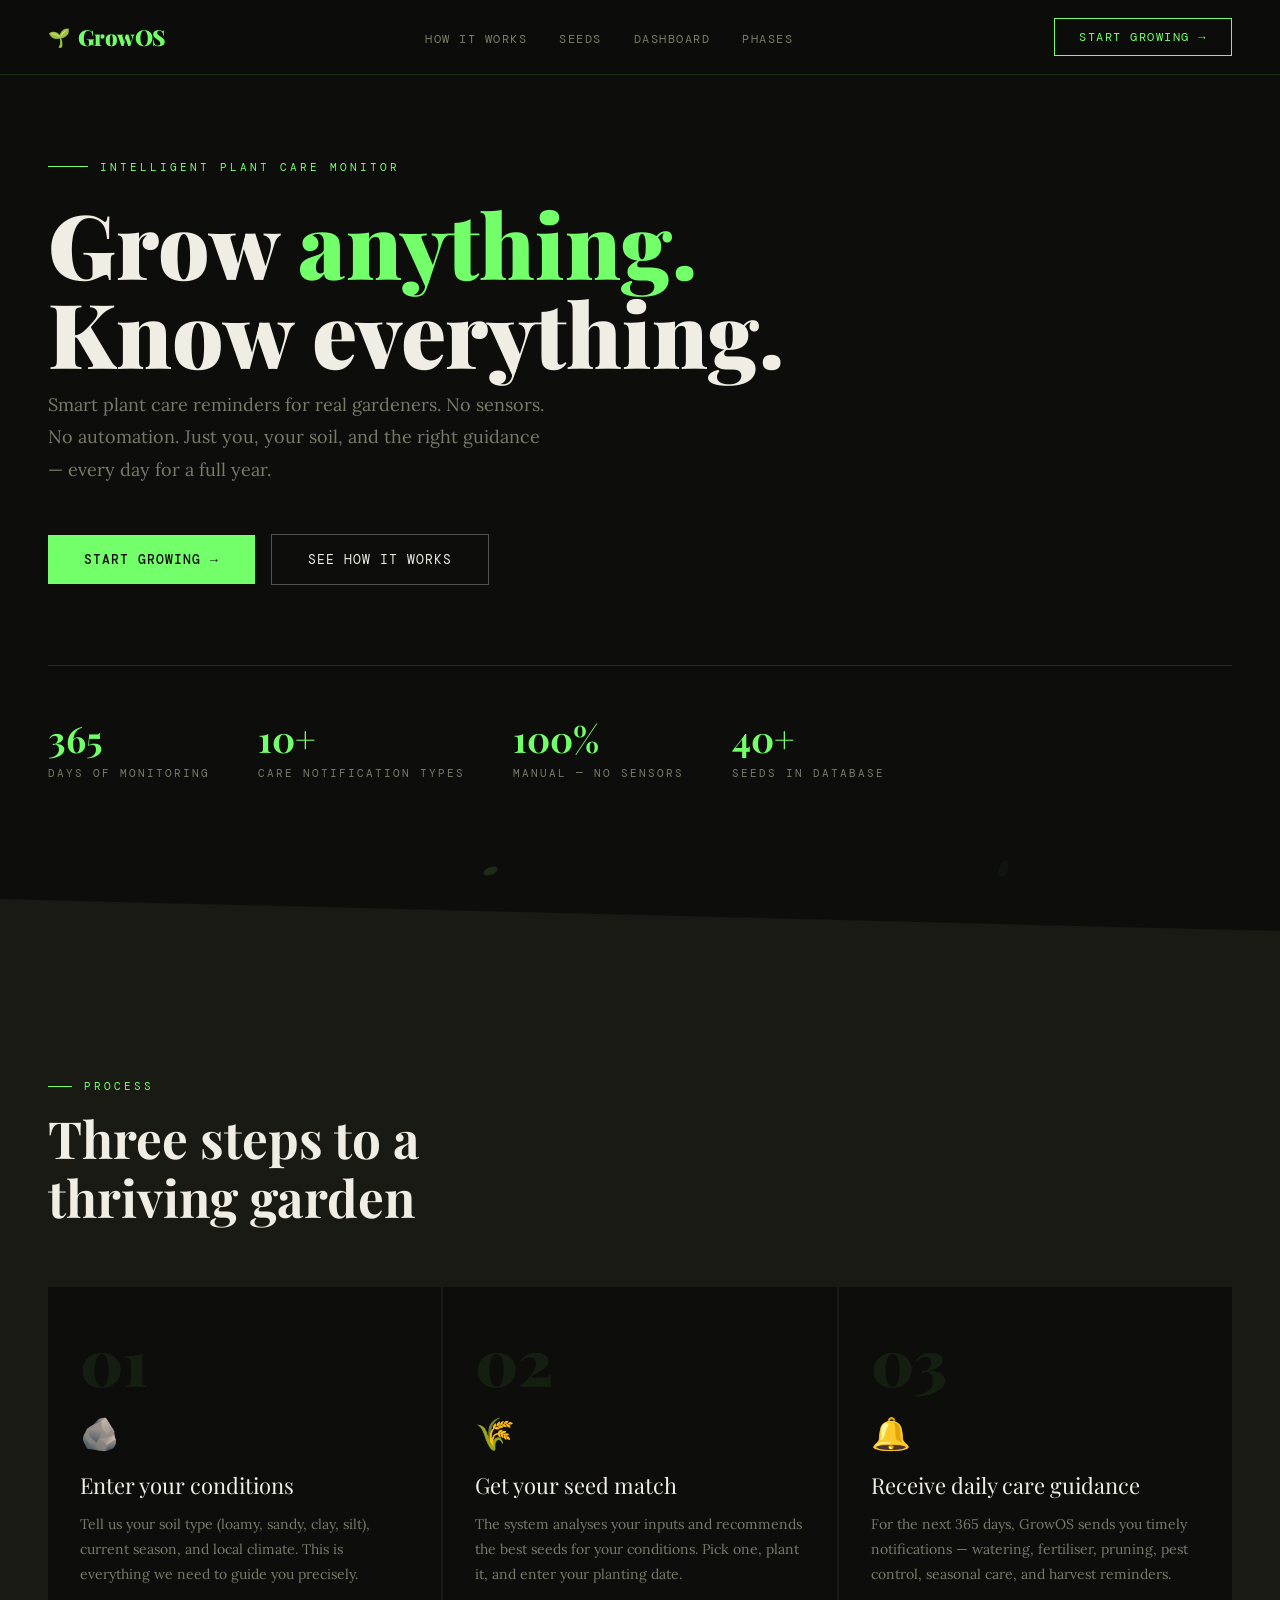
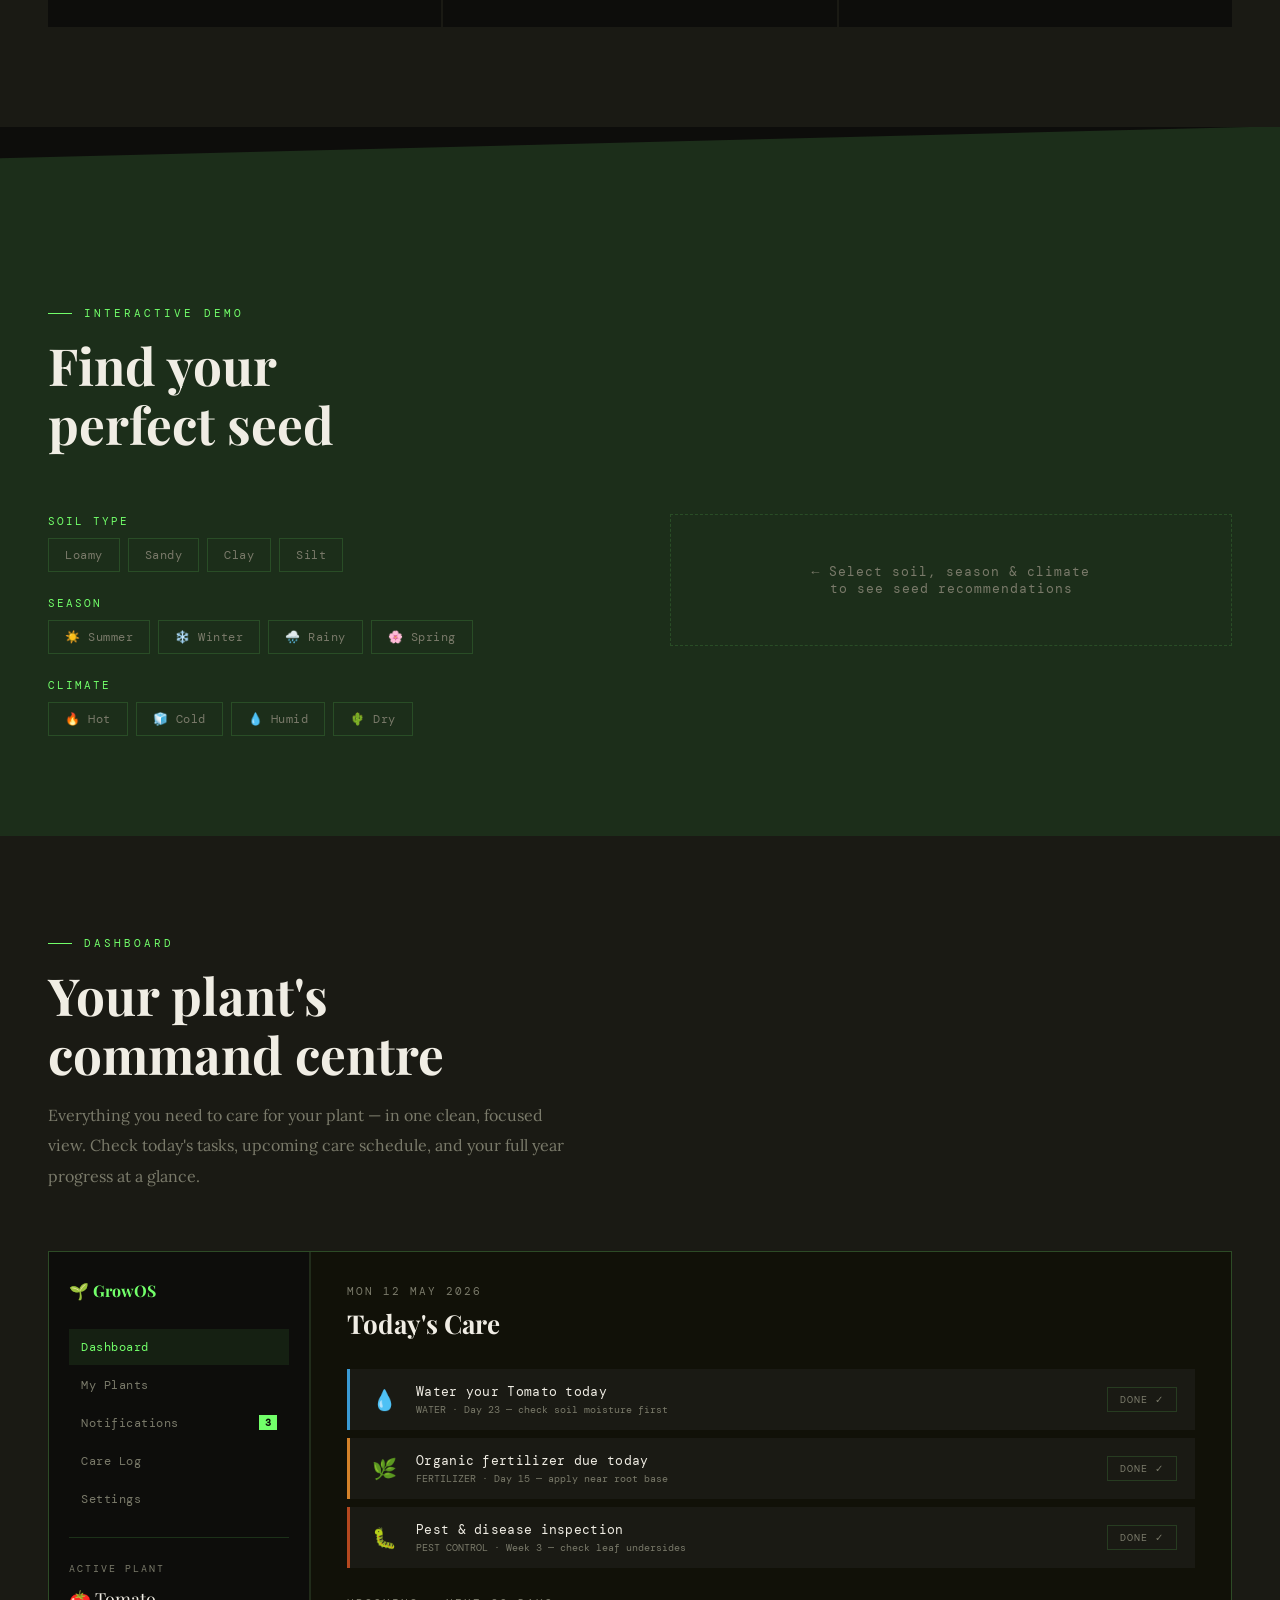
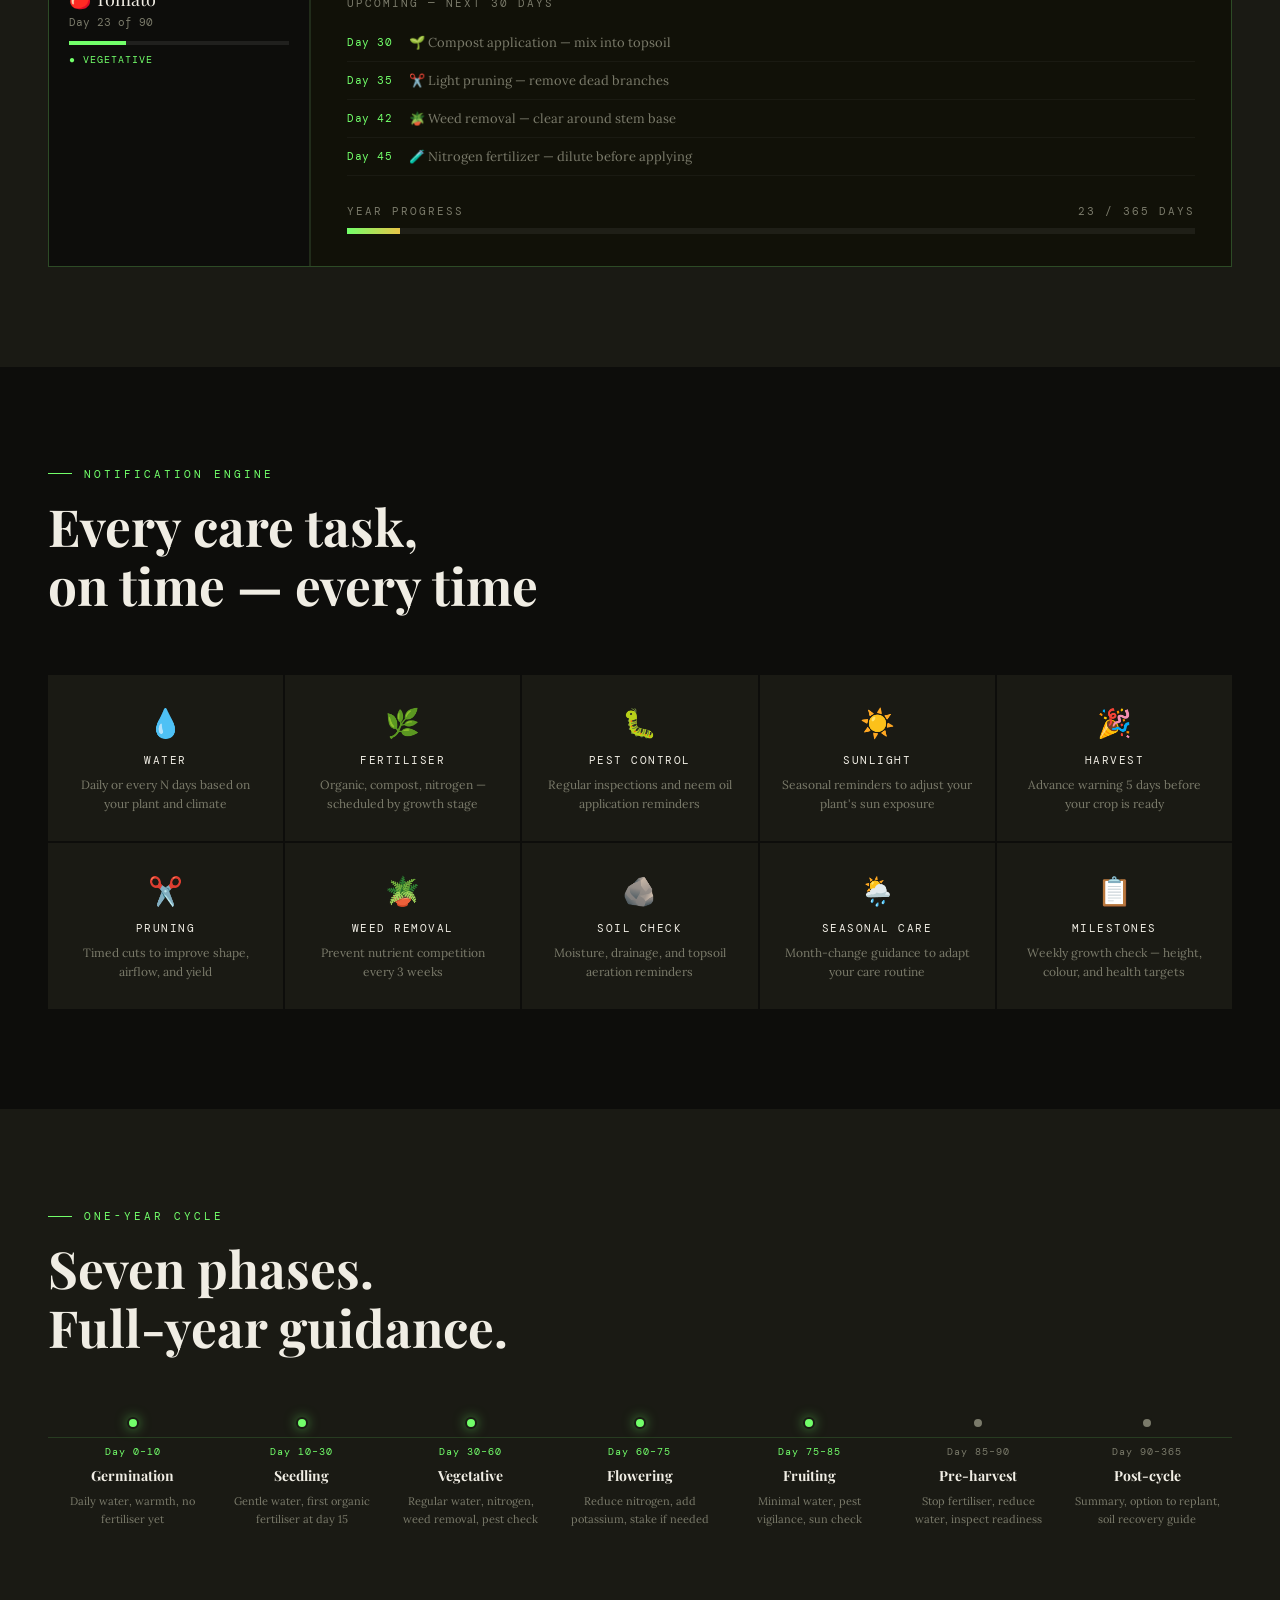
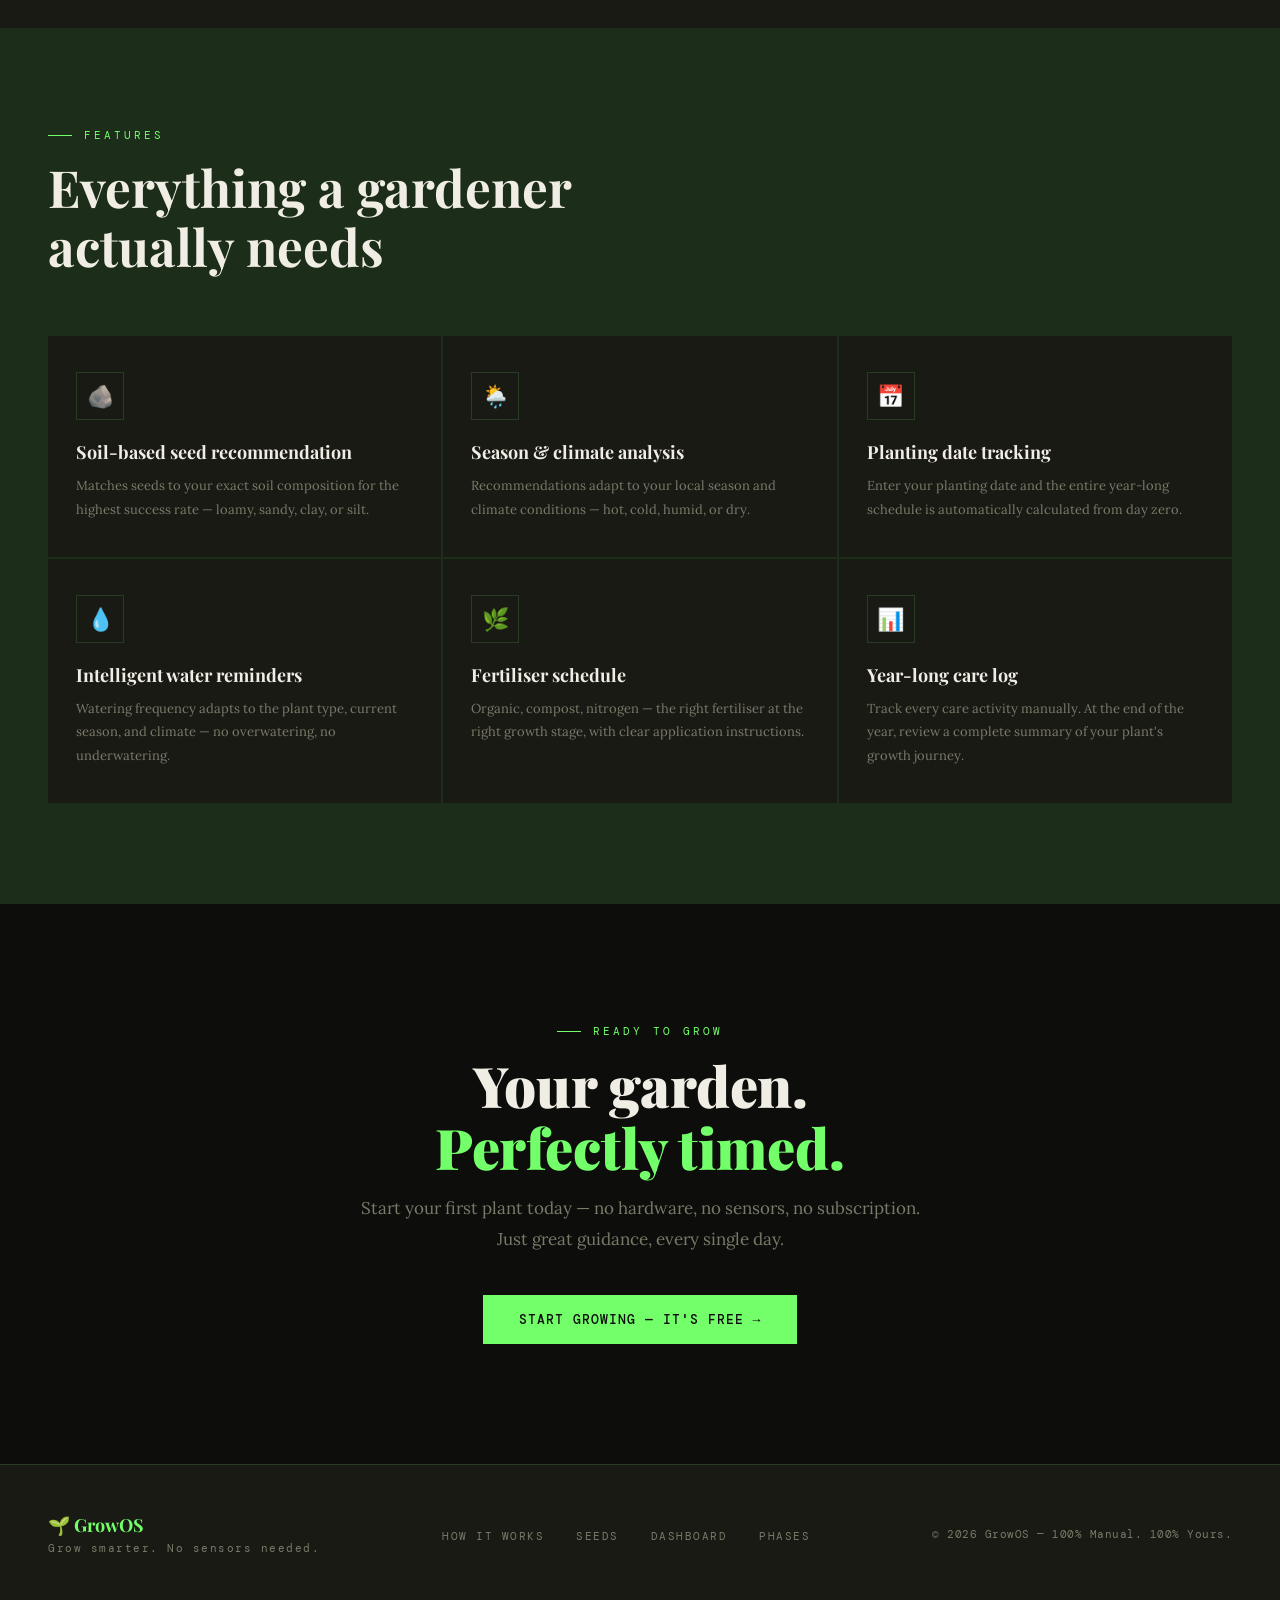
<file: index.html>
<!DOCTYPE html>
<html lang="en">
<head>
<meta charset="UTF-8">
<meta name="viewport" content="width=device-width, initial-scale=1.0">
<title>GrowOS — Intelligent Plant Care Monitor</title>
<link href="https://fonts.googleapis.com/css2?family=Playfair+Display:wght@400;700;900&family=DM+Mono:wght@300;400;500&family=Lora:wght@400;500&display=swap" rel="stylesheet">
<style>
:root {
  --soil-black: #0D0D0B;
  --bark-dark: #1A1A14;
  --moss-deep: #1C2E1A;
  --leaf-glow: #72FF6A;
  --pollen-gold: #E8C547;
  --clay-red: #B5481F;
  --mist-white: #F0EDE4;
  --root-brown: #5C3D1E;
  --water-blue: #3A9BD5;
  --fert-amber: #D4822A;
  --text-dim: #7A7A6A;
  --border-dim: rgba(114,255,106,0.15);
}

*{margin:0;padding:0;box-sizing:border-box;}
html{scroll-behavior:smooth;}

body{
  background:var(--soil-black);
  color:var(--mist-white);
  font-family:'Lora',serif;
  overflow-x:hidden;
  cursor:default;
}

/* ── CUSTOM SCROLLBAR ── */
::-webkit-scrollbar{width:4px;}
::-webkit-scrollbar-track{background:var(--bark-dark);}
::-webkit-scrollbar-thumb{background:var(--leaf-glow);border-radius:2px;}

/* ── PARTICLES CANVAS ── */
#particles{position:fixed;top:0;left:0;width:100%;height:100%;pointer-events:none;z-index:0;opacity:0.35;}

/* ── NAV ── */
nav{
  position:fixed;top:0;left:0;right:0;z-index:100;
  display:flex;align-items:center;justify-content:space-between;
  padding:18px 48px;
  border-bottom:1px solid var(--border-dim);
  backdrop-filter:blur(12px);
  background:rgba(13,13,11,0.85);
}
.nav-logo{
  font-family:'Playfair Display',serif;
  font-size:22px;font-weight:900;
  color:var(--leaf-glow);
  letter-spacing:-0.5px;
  display:flex;align-items:center;gap:8px;
}
.nav-logo span{font-size:18px;}
.nav-links{display:flex;gap:32px;list-style:none;}
.nav-links a{
  font-family:'DM Mono',monospace;font-size:12px;
  color:var(--text-dim);text-decoration:none;
  letter-spacing:1.5px;text-transform:uppercase;
  transition:color 0.3s;
}
.nav-links a:hover{color:var(--leaf-glow);}
.nav-cta{
  font-family:'DM Mono',monospace;font-size:12px;
  letter-spacing:1.5px;text-transform:uppercase;
  background:transparent;
  border:1px solid var(--leaf-glow);
  color:var(--leaf-glow);
  padding:10px 24px;cursor:pointer;
  transition:all 0.3s;
}
.nav-cta:hover{background:var(--leaf-glow);color:var(--soil-black);}

/* ── ANIMATIONS ── */
@keyframes growUp{from{opacity:0;transform:translateY(40px);}to{opacity:1;transform:translateY(0);}}
@keyframes fadeIn{from{opacity:0;}to{opacity:1;}}
@keyframes pulse{0%,100%{box-shadow:0 0 0 0 rgba(114,255,106,0.3);}50%{box-shadow:0 0 0 8px rgba(114,255,106,0);}}
@keyframes slideRight{from{opacity:0;transform:translateX(-20px);}to{opacity:1;transform:translateX(0);}}
@keyframes glow{0%,100%{text-shadow:0 0 20px rgba(114,255,106,0.4);}50%{text-shadow:0 0 40px rgba(114,255,106,0.8),0 0 80px rgba(114,255,106,0.2);}}
@keyframes barGrow{from{width:0;}to{width:var(--target-w);}}
@keyframes notifSlide{from{opacity:0;transform:translateX(30px);}to{opacity:1;transform:translateX(0);}}

.anim-1{animation:growUp 0.7s ease forwards;}
.anim-2{animation:growUp 0.7s 0.15s ease forwards;opacity:0;}
.anim-3{animation:growUp 0.7s 0.3s ease forwards;opacity:0;}
.anim-4{animation:growUp 0.7s 0.45s ease forwards;opacity:0;}
.anim-5{animation:growUp 0.7s 0.6s ease forwards;opacity:0;}

/* ── HERO ── */
.hero{
  min-height:100vh;
  display:flex;flex-direction:column;justify-content:center;
  padding:120px 48px 80px;
  position:relative;z-index:1;
}
.hero-eyebrow{
  font-family:'DM Mono',monospace;font-size:11px;
  letter-spacing:3px;text-transform:uppercase;
  color:var(--leaf-glow);margin-bottom:24px;
  display:flex;align-items:center;gap:12px;
}
.hero-eyebrow::before{content:'';width:40px;height:1px;background:var(--leaf-glow);}
.hero h1{
  font-family:'Playfair Display',serif;
  font-size:clamp(52px,7vw,96px);
  font-weight:900;line-height:1.0;
  color:var(--mist-white);
  animation:glow 4s ease-in-out infinite;
  max-width:900px;margin-bottom:12px;
}
.hero h1 em{color:var(--leaf-glow);font-style:normal;}
.hero-sub{
  font-family:'Lora',serif;font-size:18px;
  color:var(--text-dim);max-width:500px;
  line-height:1.8;margin-bottom:48px;
}
.hero-actions{display:flex;gap:16px;align-items:center;flex-wrap:wrap;}
.btn-primary{
  font-family:'DM Mono',monospace;font-size:13px;
  letter-spacing:1px;text-transform:uppercase;
  background:var(--leaf-glow);color:var(--soil-black);
  border:none;padding:16px 36px;cursor:pointer;
  font-weight:500;transition:all 0.3s;
  animation:pulse 3s ease-in-out infinite;
}
.btn-primary:hover{background:var(--mist-white);transform:translateY(-2px);}
.btn-ghost{
  font-family:'DM Mono',monospace;font-size:13px;
  letter-spacing:1px;text-transform:uppercase;
  background:transparent;color:var(--mist-white);
  border:1px solid rgba(240,237,228,0.3);
  padding:16px 36px;cursor:pointer;transition:all 0.3s;
}
.btn-ghost:hover{border-color:var(--mist-white);}

.hero-stats{
  display:flex;gap:48px;margin-top:80px;
  padding-top:48px;border-top:1px solid var(--border-dim);
}
.hero-stat-num{
  font-family:'Playfair Display',serif;font-size:36px;font-weight:700;
  color:var(--leaf-glow);
}
.hero-stat-label{
  font-family:'DM Mono',monospace;font-size:11px;
  letter-spacing:2px;text-transform:uppercase;color:var(--text-dim);
  margin-top:4px;
}

/* ── SECTION COMMON ── */
section{position:relative;z-index:1;}
.section-label{
  font-family:'DM Mono',monospace;font-size:11px;
  letter-spacing:3px;text-transform:uppercase;
  color:var(--leaf-glow);margin-bottom:16px;
  display:flex;align-items:center;gap:12px;
}
.section-label::before{content:'';width:24px;height:1px;background:var(--leaf-glow);}
.section-title{
  font-family:'Playfair Display',serif;
  font-size:clamp(32px,4vw,52px);font-weight:700;
  color:var(--mist-white);line-height:1.15;margin-bottom:16px;
}
.section-desc{
  font-family:'Lora',serif;font-size:16px;
  color:var(--text-dim);line-height:1.9;max-width:520px;
}

/* ── DIAGONAL DIVIDER ── */
.diag{
  width:100%;height:80px;
  background:var(--bark-dark);
  clip-path:polygon(0 0,100% 40%,100% 100%,0 100%);
  margin-top:-1px;
}
.diag-rev{
  width:100%;height:80px;
  background:var(--moss-deep);
  clip-path:polygon(0 40%,100% 0,100% 100%,0 100%);
  margin-top:-1px;
}

/* ── HOW IT WORKS ── */
.how-section{background:var(--bark-dark);padding:100px 48px;}
.steps-grid{
  display:grid;grid-template-columns:repeat(3,1fr);
  gap:2px;margin-top:60px;
}
.step-card{
  background:var(--soil-black);
  padding:40px 32px;border-top:2px solid transparent;
  transition:all 0.4s;position:relative;overflow:hidden;
}
.step-card::after{
  content:'';position:absolute;top:0;left:0;right:0;height:2px;
  background:var(--leaf-glow);transform:scaleX(0);transform-origin:left;
  transition:transform 0.4s ease;
}
.step-card:hover::after{transform:scaleX(1);}
.step-card:hover{background:#141410;}
.step-num{
  font-family:'Playfair Display',serif;font-size:64px;
  font-weight:900;color:rgba(114,255,106,0.08);
  line-height:1;margin-bottom:20px;
}
.step-icon{font-size:32px;margin-bottom:16px;}
.step-title{
  font-family:'Playfair Display',serif;font-size:22px;
  color:var(--mist-white);margin-bottom:12px;
}
.step-desc{
  font-family:'Lora',serif;font-size:14px;
  color:var(--text-dim);line-height:1.8;
}

/* ── SEED RECOMMENDER ── */
.recommend-section{background:var(--moss-deep);padding:100px 48px;}
.recommend-grid{display:grid;grid-template-columns:1fr 1fr;gap:60px;align-items:start;margin-top:60px;}
.filter-panel{display:flex;flex-direction:column;gap:24px;}
.filter-group label{
  font-family:'DM Mono',monospace;font-size:11px;
  letter-spacing:2px;text-transform:uppercase;color:var(--leaf-glow);
  display:block;margin-bottom:10px;
}
.filter-chips{display:flex;flex-wrap:wrap;gap:8px;}
.chip{
  font-family:'DM Mono',monospace;font-size:12px;
  padding:8px 16px;border:1px solid var(--border-dim);
  background:transparent;color:var(--text-dim);
  cursor:pointer;transition:all 0.25s;letter-spacing:0.5px;
}
.chip:hover,.chip.active{
  background:rgba(114,255,106,0.1);
  border-color:var(--leaf-glow);color:var(--leaf-glow);
}
.seed-results{display:flex;flex-direction:column;gap:12px;}
.seed-result-card{
  background:var(--bark-dark);
  border:1px solid var(--border-dim);
  padding:20px 24px;
  display:flex;align-items:center;gap:20px;
  transition:all 0.3s;cursor:pointer;
  animation:notifSlide 0.4s ease forwards;opacity:0;
}
.seed-result-card:nth-child(1){animation-delay:0s;}
.seed-result-card:nth-child(2){animation-delay:0.1s;}
.seed-result-card:nth-child(3){animation-delay:0.2s;}
.seed-result-card:nth-child(4){animation-delay:0.3s;}
.seed-result-card:hover{
  background:rgba(114,255,106,0.05);
  border-color:rgba(114,255,106,0.4);
  transform:translateX(6px);
}
.seed-emoji{font-size:36px;}
.seed-info{flex:1;}
.seed-name{
  font-family:'Playfair Display',serif;font-size:18px;
  color:var(--mist-white);margin-bottom:4px;
}
.seed-meta{
  font-family:'DM Mono',monospace;font-size:11px;
  color:var(--text-dim);letter-spacing:0.5px;
}
.seed-badge{
  font-family:'DM Mono',monospace;font-size:10px;
  letter-spacing:1px;text-transform:uppercase;
  padding:4px 10px;border:1px solid;
}
.badge-easy{color:#72FF6A;border-color:rgba(114,255,106,0.4);}
.badge-med{color:var(--pollen-gold);border-color:rgba(232,197,71,0.4);}
.badge-hard{color:var(--clay-red);border-color:rgba(181,72,31,0.4);}
.empty-state{
  font-family:'DM Mono',monospace;font-size:13px;
  color:var(--text-dim);text-align:center;
  padding:48px;border:1px dashed var(--border-dim);
  letter-spacing:1px;
}

/* ── DASHBOARD PREVIEW ── */
.dashboard-section{background:var(--bark-dark);padding:100px 48px;}
.dashboard-preview{
  display:grid;grid-template-columns:260px 1fr;
  gap:2px;background:rgba(114,255,106,0.08);
  border:1px solid var(--border-dim);
  margin-top:60px;overflow:hidden;
}
.sidebar-preview{
  background:var(--soil-black);padding:28px 20px;
}
.sidebar-logo{
  font-family:'Playfair Display',serif;font-size:16px;
  color:var(--leaf-glow);font-weight:700;
  display:flex;align-items:center;gap:8px;margin-bottom:28px;
}
.nav-item{
  font-family:'DM Mono',monospace;font-size:12px;
  color:var(--text-dim);padding:10px 12px;
  letter-spacing:0.5px;cursor:pointer;
  transition:all 0.2s;display:flex;
  justify-content:space-between;align-items:center;
  margin-bottom:2px;
}
.nav-item:hover,.nav-item.active{
  background:rgba(114,255,106,0.08);color:var(--leaf-glow);
}
.nav-badge{
  background:var(--leaf-glow);color:var(--soil-black);
  font-size:10px;padding:1px 6px;font-weight:600;
}
.sidebar-divider{height:1px;background:var(--border-dim);margin:20px 0;}
.sidebar-plant{padding:4px 0;}
.sidebar-plant-label{
  font-family:'DM Mono',monospace;font-size:10px;
  letter-spacing:2px;color:var(--text-dim);text-transform:uppercase;margin-bottom:12px;
}
.sidebar-plant-name{
  font-family:'Playfair Display',serif;font-size:18px;
  color:var(--mist-white);display:flex;align-items:center;gap:8px;margin-bottom:4px;
}
.sidebar-plant-days{
  font-family:'DM Mono',monospace;font-size:11px;color:var(--text-dim);margin-bottom:12px;
}
.progress-bar-wrap{background:rgba(255,255,255,0.08);height:4px;margin-bottom:8px;overflow:hidden;}
.progress-bar-fill{
  height:100%;background:var(--leaf-glow);
  width:26%;transition:width 1.5s cubic-bezier(0.23,1,0.32,1);
}
.phase-tag{
  font-family:'DM Mono',monospace;font-size:10px;
  letter-spacing:1px;color:var(--leaf-glow);text-transform:uppercase;
}

.main-preview{background:#111108;padding:32px 36px;}
.main-date{
  font-family:'DM Mono',monospace;font-size:11px;
  letter-spacing:2px;text-transform:uppercase;color:var(--text-dim);
  margin-bottom:8px;
}
.main-heading{
  font-family:'Playfair Display',serif;font-size:26px;
  color:var(--mist-white);margin-bottom:28px;font-weight:700;
}
.notif-card{
  background:var(--bark-dark);
  border-left:3px solid transparent;
  padding:14px 18px;margin-bottom:8px;
  display:flex;align-items:center;gap:16px;
  transition:all 0.3s;
}
.notif-card.water{border-color:var(--water-blue);}
.notif-card.fert{border-color:var(--fert-amber);}
.notif-card.pest{border-color:var(--clay-red);}
.notif-icon-wrap{font-size:20px;width:32px;text-align:center;}
.notif-body-text{flex:1;}
.notif-title-text{
  font-family:'DM Mono',monospace;font-size:13px;
  color:var(--mist-white);letter-spacing:0.3px;
}
.notif-day-tag{
  font-family:'DM Mono',monospace;font-size:10px;
  color:var(--text-dim);margin-top:3px;
}
.notif-done-btn{
  font-family:'DM Mono',monospace;font-size:10px;
  letter-spacing:1px;text-transform:uppercase;
  border:1px solid var(--border-dim);color:var(--text-dim);
  background:transparent;padding:5px 12px;cursor:pointer;
  transition:all 0.2s;white-space:nowrap;
}
.notif-done-btn:hover{border-color:var(--leaf-glow);color:var(--leaf-glow);}
.notif-done-btn.done{border-color:var(--leaf-glow);color:var(--leaf-glow);background:rgba(114,255,106,0.08);}

.upcoming-title{
  font-family:'DM Mono',monospace;font-size:11px;
  letter-spacing:2px;text-transform:uppercase;
  color:var(--text-dim);margin:28px 0 14px;
}
.upcoming-item{
  display:flex;align-items:center;gap:12px;
  padding:10px 0;border-bottom:1px solid rgba(255,255,255,0.04);
}
.upcoming-day{
  font-family:'DM Mono',monospace;font-size:11px;
  color:var(--leaf-glow);min-width:50px;letter-spacing:0.5px;
}
.upcoming-text{
  font-family:'Lora',serif;font-size:13px;color:var(--text-dim);
}

.year-section-inner{margin-top:28px;}
.year-label{
  font-family:'DM Mono',monospace;font-size:11px;
  letter-spacing:2px;text-transform:uppercase;color:var(--text-dim);margin-bottom:10px;
  display:flex;justify-content:space-between;
}
.year-bar-outer{background:rgba(255,255,255,0.06);height:6px;overflow:hidden;}
.year-bar-fill{
  height:100%;background:linear-gradient(90deg,var(--leaf-glow),var(--pollen-gold));
  width:0%;transition:width 2s cubic-bezier(0.23,1,0.32,1);
}

/* ── NOTIFICATION TYPES ── */
.notif-types-section{background:var(--soil-black);padding:100px 48px;}
.notif-grid{
  display:grid;grid-template-columns:repeat(5,1fr);
  gap:2px;margin-top:60px;
}
.notif-type-card{
  background:var(--bark-dark);padding:28px 20px;
  text-align:center;transition:all 0.3s;cursor:default;
  border-top:2px solid transparent;
}
.notif-type-card:hover{transform:translateY(-6px);background:#161610;}
.notif-type-card.w:hover{border-top-color:var(--water-blue);}
.notif-type-card.f:hover{border-top-color:var(--fert-amber);}
.notif-type-card.p:hover{border-top-color:var(--clay-red);}
.notif-type-card.s:hover{border-top-color:var(--pollen-gold);}
.notif-type-card.h:hover{border-top-color:var(--leaf-glow);}
.nt-icon{font-size:28px;margin-bottom:12px;}
.nt-title{
  font-family:'DM Mono',monospace;font-size:11px;
  letter-spacing:1.5px;text-transform:uppercase;
  color:var(--mist-white);margin-bottom:8px;
}
.nt-desc{font-family:'Lora',serif;font-size:12px;color:var(--text-dim);line-height:1.6;}

/* ── TIMELINE PHASES ── */
.phases-section{background:var(--bark-dark);padding:100px 48px;}
.phase-timeline{display:flex;gap:0;margin-top:60px;position:relative;}
.phase-timeline::before{
  content:'';position:absolute;top:20px;left:0;right:0;height:1px;
  background:var(--border-dim);z-index:0;
}
.phase-item{flex:1;padding:0 12px;position:relative;z-index:1;}
.phase-dot{
  width:12px;height:12px;border-radius:50%;
  background:var(--leaf-glow);
  border:2px solid var(--bark-dark);
  margin:0 auto 16px;
  box-shadow:0 0 12px rgba(114,255,106,0.5);
}
.phase-dot.dim{background:var(--text-dim);box-shadow:none;}
.phase-days{
  font-family:'DM Mono',monospace;font-size:10px;
  letter-spacing:1px;color:var(--leaf-glow);
  text-align:center;margin-bottom:8px;
}
.phase-days.dim{color:var(--text-dim);}
.phase-name{
  font-family:'Playfair Display',serif;font-size:14px;
  color:var(--mist-white);text-align:center;margin-bottom:8px;font-weight:700;
}
.phase-desc-small{
  font-family:'Lora',serif;font-size:11px;
  color:var(--text-dim);text-align:center;line-height:1.6;
}

/* ── FEATURES ── */
.features-section{background:var(--moss-deep);padding:100px 48px;}
.features-grid{
  display:grid;grid-template-columns:repeat(3,1fr);
  gap:2px;margin-top:60px;
}
.feature-card{
  background:var(--bark-dark);padding:36px 28px;
  transition:all 0.3s;
}
.feature-card:hover{background:#1a1a13;}
.feat-icon{
  width:48px;height:48px;
  border:1px solid var(--border-dim);
  display:flex;align-items:center;justify-content:center;
  font-size:22px;margin-bottom:20px;
}
.feat-title{
  font-family:'Playfair Display',serif;font-size:18px;
  color:var(--mist-white);margin-bottom:10px;font-weight:700;
}
.feat-desc{font-family:'Lora',serif;font-size:13px;color:var(--text-dim);line-height:1.8;}

/* ── CTA SECTION ── */
.cta-section{
  background:var(--soil-black);padding:120px 48px;
  text-align:center;
  border-top:1px solid var(--border-dim);
}
.cta-section h2{
  font-family:'Playfair Display',serif;font-size:56px;
  font-weight:900;color:var(--mist-white);
  margin-bottom:16px;line-height:1.1;
}
.cta-section h2 em{color:var(--leaf-glow);font-style:normal;}
.cta-section p{
  font-family:'Lora',serif;font-size:17px;
  color:var(--text-dim);margin-bottom:40px;line-height:1.8;
}

/* ── FOOTER ── */
footer{
  background:var(--bark-dark);padding:48px;
  border-top:1px solid var(--border-dim);
  display:flex;justify-content:space-between;align-items:center;
  flex-wrap:wrap;gap:20px;
}
.footer-logo{
  font-family:'Playfair Display',serif;font-size:18px;
  color:var(--leaf-glow);font-weight:700;
  display:flex;align-items:center;gap:8px;
}
.footer-tagline{
  font-family:'DM Mono',monospace;font-size:11px;
  letter-spacing:1.5px;color:var(--text-dim);margin-top:4px;
}
.footer-links{
  display:flex;gap:32px;list-style:none;flex-wrap:wrap;
}
.footer-links a{
  font-family:'DM Mono',monospace;font-size:11px;
  letter-spacing:1.5px;text-transform:uppercase;
  color:var(--text-dim);text-decoration:none;transition:color 0.3s;
}
.footer-links a:hover{color:var(--leaf-glow);}
.footer-copy{
  font-family:'DM Mono',monospace;font-size:11px;
  color:var(--text-dim);letter-spacing:0.5px;
}

/* ── MODAL ── */
.modal-overlay{
  position:fixed;inset:0;z-index:200;
  background:rgba(0,0,0,0.85);
  display:flex;align-items:center;justify-content:center;
  opacity:0;pointer-events:none;transition:opacity 0.3s;
}
.modal-overlay.open{opacity:1;pointer-events:all;}
.modal{
  background:var(--bark-dark);
  border:1px solid var(--border-dim);
  width:min(560px,95vw);max-height:90vh;overflow-y:auto;
  padding:40px;position:relative;
  transform:translateY(30px);transition:transform 0.3s;
}
.modal-overlay.open .modal{transform:translateY(0);}
.modal-close{
  position:absolute;top:20px;right:20px;
  background:transparent;border:none;
  font-family:'DM Mono',monospace;font-size:18px;
  color:var(--text-dim);cursor:pointer;
  transition:color 0.2s;
}
.modal-close:hover{color:var(--leaf-glow);}
.modal-title{
  font-family:'Playfair Display',serif;font-size:28px;
  color:var(--mist-white);margin-bottom:6px;font-weight:700;
}
.modal-sub{
  font-family:'DM Mono',monospace;font-size:11px;
  letter-spacing:1px;color:var(--leaf-glow);
  text-transform:uppercase;margin-bottom:28px;
}

/* Wizard steps */
.wizard-step{display:none;}
.wizard-step.active{display:block;}
.wizard-progress{
  display:flex;gap:4px;margin-bottom:32px;
}
.w-dot{
  flex:1;height:3px;background:rgba(255,255,255,0.1);transition:background 0.3s;
}
.w-dot.done{background:var(--leaf-glow);}
.w-dot.active{background:rgba(114,255,106,0.5);}

.w-label{
  font-family:'DM Mono',monospace;font-size:11px;
  letter-spacing:2px;text-transform:uppercase;color:var(--text-dim);
  margin-bottom:16px;
}
.soil-tiles{display:grid;grid-template-columns:1fr 1fr;gap:8px;margin-bottom:20px;}
.soil-tile{
  background:var(--soil-black);border:1px solid var(--border-dim);
  padding:14px 16px;cursor:pointer;transition:all 0.2s;
  display:flex;align-items:center;gap:10px;
}
.soil-tile:hover,.soil-tile.sel{
  border-color:var(--leaf-glow);background:rgba(114,255,106,0.05);
}
.soil-dot-w{width:12px;height:12px;border-radius:50%;flex-shrink:0;}
.soil-text{font-family:'DM Mono',monospace;font-size:12px;color:var(--mist-white);}
.soil-subtext{font-family:'Lora',serif;font-size:11px;color:var(--text-dim);margin-top:2px;}

.season-tiles{display:grid;grid-template-columns:repeat(2,1fr);gap:8px;margin-bottom:12px;}
.season-tile{
  background:var(--soil-black);border:1px solid var(--border-dim);
  padding:16px;cursor:pointer;transition:all 0.2s;text-align:center;
}
.season-tile:hover,.season-tile.sel{border-color:var(--leaf-glow);background:rgba(114,255,106,0.05);}
.season-emoji{font-size:24px;margin-bottom:6px;}
.season-text{font-family:'DM Mono',monospace;font-size:12px;color:var(--mist-white);}
.climate-chips{display:flex;gap:6px;flex-wrap:wrap;margin-bottom:20px;}
.climate-chip{
  font-family:'DM Mono',monospace;font-size:11px;
  padding:6px 14px;border:1px solid var(--border-dim);
  background:transparent;color:var(--text-dim);
  cursor:pointer;transition:all 0.2s;letter-spacing:0.5px;
}
.climate-chip:hover,.climate-chip.sel{
  border-color:var(--leaf-glow);color:var(--leaf-glow);
  background:rgba(114,255,106,0.08);
}

.seed-tile{
  background:var(--soil-black);border:1px solid var(--border-dim);
  padding:16px;cursor:pointer;transition:all 0.25s;
  display:flex;align-items:center;gap:14px;margin-bottom:8px;
}
.seed-tile:hover,.seed-tile.sel{
  border-color:var(--leaf-glow);background:rgba(114,255,106,0.05);
  transform:translateX(4px);
}
.seed-tile-emoji{font-size:28px;}
.seed-tile-name{font-family:'Playfair Display',serif;font-size:16px;color:var(--mist-white);}
.seed-tile-meta{font-family:'DM Mono',monospace;font-size:11px;color:var(--text-dim);}

.form-field{margin-bottom:20px;}
.form-field label{
  font-family:'DM Mono',monospace;font-size:11px;
  letter-spacing:1.5px;text-transform:uppercase;
  color:var(--text-dim);display:block;margin-bottom:8px;
}
.form-field input[type="date"]{
  width:100%;background:var(--soil-black);
  border:1px solid var(--border-dim);color:var(--mist-white);
  padding:12px 14px;font-family:'DM Mono',monospace;font-size:13px;
  outline:none;transition:border-color 0.2s;
  color-scheme:dark;
}
.form-field input:focus{border-color:var(--leaf-glow);}

.timeline-preview{margin-bottom:24px;}
.tl-row{
  display:flex;align-items:center;gap:12px;
  padding:8px 0;border-bottom:1px solid rgba(255,255,255,0.04);
}
.tl-dot-sm{width:8px;height:8px;border-radius:50%;flex-shrink:0;}
.tl-phase-name{font-family:'DM Mono',monospace;font-size:12px;color:var(--mist-white);flex:1;}
.tl-date{font-family:'DM Mono',monospace;font-size:11px;color:var(--leaf-glow);}

.btn-wiz{
  font-family:'DM Mono',monospace;font-size:12px;
  letter-spacing:1px;text-transform:uppercase;
  padding:12px 24px;cursor:pointer;border:none;
  transition:all 0.2s;
}
.btn-wiz-next{background:var(--leaf-glow);color:var(--soil-black);}
.btn-wiz-next:hover{background:var(--mist-white);}
.btn-wiz-back{background:transparent;border:1px solid var(--border-dim);color:var(--text-dim);}
.btn-wiz-back:hover{border-color:var(--mist-white);color:var(--mist-white);}
.wiz-actions{display:flex;gap:10px;justify-content:space-between;margin-top:8px;}
.error-msg{
  font-family:'DM Mono',monospace;font-size:11px;
  color:var(--clay-red);margin-bottom:12px;letter-spacing:0.5px;
  display:none;
}

/* ── RESPONSIVE ── */
@media(max-width:900px){
  nav{padding:16px 24px;}
  .nav-links{display:none;}
  .hero{padding:100px 24px 60px;}
  .how-section,.recommend-section,.dashboard-section,.notif-types-section,
  .phases-section,.features-section,.cta-section{padding:70px 24px;}
  .steps-grid{grid-template-columns:1fr;}
  .recommend-grid{grid-template-columns:1fr;}
  .dashboard-preview{grid-template-columns:1fr;}
  .sidebar-preview{display:none;}
  .notif-grid{grid-template-columns:repeat(2,1fr);}
  .phase-timeline{flex-wrap:wrap;}
  .phase-item{flex:0 0 33%;}
  .features-grid{grid-template-columns:1fr;}
  .hero-stats{flex-wrap:wrap;gap:24px;}
  .cta-section h2{font-size:38px;}
  footer{flex-direction:column;gap:24px;}
}
</style>
</head>
<body>

<canvas id="particles"></canvas>

<!-- NAV -->
<nav>
  <div class="nav-logo"><span>🌱</span> GrowOS</div>
  <ul class="nav-links">
    <li><a href="#how">How it works</a></li>
    <li><a href="#seeds">Seeds</a></li>
    <li><a href="#dashboard">Dashboard</a></li>
    <li><a href="#phases">Phases</a></li>
  </ul>
  <button class="nav-cta" onclick="openModal()">Start Growing →</button>
</nav>

<!-- HERO -->
<section class="hero" id="home">
  <div class="hero-eyebrow">Intelligent Plant Care Monitor</div>
  <h1 class="anim-1">Grow <em>anything.</em><br>Know everything.</h1>
  <p class="hero-sub anim-2">Smart plant care reminders for real gardeners. No sensors. No automation. Just you, your soil, and the right guidance — every day for a full year.</p>
  <div class="hero-actions anim-3">
    <button class="btn-primary" onclick="openModal()">Start Growing →</button>
    <button class="btn-ghost" onclick="document.getElementById('how').scrollIntoView({behavior:'smooth'})">See how it works</button>
  </div>
  <div class="hero-stats anim-4">
    <div>
      <div class="hero-stat-num">365</div>
      <div class="hero-stat-label">Days of monitoring</div>
    </div>
    <div>
      <div class="hero-stat-num">10+</div>
      <div class="hero-stat-label">Care notification types</div>
    </div>
    <div>
      <div class="hero-stat-num">100%</div>
      <div class="hero-stat-label">Manual — no sensors</div>
    </div>
    <div>
      <div class="hero-stat-num">40+</div>
      <div class="hero-stat-label">Seeds in database</div>
    </div>
  </div>
</section>

<!-- HOW IT WORKS -->
<div class="diag"></div>
<section class="how-section" id="how">
  <div class="section-label">Process</div>
  <div class="section-title">Three steps to a<br>thriving garden</div>
  <div class="steps-grid">
    <div class="step-card">
      <div class="step-num">01</div>
      <div class="step-icon">🪨</div>
      <div class="step-title">Enter your conditions</div>
      <div class="step-desc">Tell us your soil type (loamy, sandy, clay, silt), current season, and local climate. This is everything we need to guide you precisely.</div>
    </div>
    <div class="step-card">
      <div class="step-num">02</div>
      <div class="step-icon">🌾</div>
      <div class="step-title">Get your seed match</div>
      <div class="step-desc">The system analyses your inputs and recommends the best seeds for your conditions. Pick one, plant it, and enter your planting date.</div>
    </div>
    <div class="step-card">
      <div class="step-num">03</div>
      <div class="step-icon">🔔</div>
      <div class="step-title">Receive daily care guidance</div>
      <div class="step-desc">For the next 365 days, GrowOS sends you timely notifications — watering, fertiliser, pruning, pest control, seasonal care, and harvest reminders.</div>
    </div>
  </div>
</section>

<!-- SEED RECOMMENDER -->
<div class="diag-rev"></div>
<section class="recommend-section" id="seeds">
  <div class="section-label">Interactive Demo</div>
  <div class="section-title">Find your<br>perfect seed</div>
  <div class="recommend-grid">
    <div class="filter-panel">
      <div class="filter-group">
        <label>Soil type</label>
        <div class="filter-chips" id="soilChips">
          <button class="chip" data-group="soil" data-val="loamy" onclick="setFilter('soil',this)">Loamy</button>
          <button class="chip" data-group="soil" data-val="sandy" onclick="setFilter('soil',this)">Sandy</button>
          <button class="chip" data-group="soil" data-val="clay" onclick="setFilter('soil',this)">Clay</button>
          <button class="chip" data-group="soil" data-val="silt" onclick="setFilter('soil',this)">Silt</button>
        </div>
      </div>
      <div class="filter-group">
        <label>Season</label>
        <div class="filter-chips">
          <button class="chip" data-group="season" data-val="summer" onclick="setFilter('season',this)">☀️ Summer</button>
          <button class="chip" data-group="season" data-val="winter" onclick="setFilter('season',this)">❄️ Winter</button>
          <button class="chip" data-group="season" data-val="rainy" onclick="setFilter('season',this)">🌧️ Rainy</button>
          <button class="chip" data-group="season" data-val="spring" onclick="setFilter('season',this)">🌸 Spring</button>
        </div>
      </div>
      <div class="filter-group">
        <label>Climate</label>
        <div class="filter-chips">
          <button class="chip" data-group="climate" data-val="hot" onclick="setFilter('climate',this)">🔥 Hot</button>
          <button class="chip" data-group="climate" data-val="cold" onclick="setFilter('climate',this)">🧊 Cold</button>
          <button class="chip" data-group="climate" data-val="humid" onclick="setFilter('climate',this)">💧 Humid</button>
          <button class="chip" data-group="climate" data-val="dry" onclick="setFilter('climate',this)">🌵 Dry</button>
        </div>
      </div>
    </div>
    <div>
      <div id="seedResults"><div class="empty-state">← Select soil, season & climate<br>to see seed recommendations</div></div>
    </div>
  </div>
</section>

<!-- DASHBOARD PREVIEW -->
<section class="dashboard-section" id="dashboard">
  <div class="section-label">Dashboard</div>
  <div class="section-title">Your plant's<br>command centre</div>
  <div class="section-desc">Everything you need to care for your plant — in one clean, focused view. Check today's tasks, upcoming care schedule, and your full year progress at a glance.</div>
  <div class="dashboard-preview">
    <div class="sidebar-preview">
      <div class="sidebar-logo">🌱 GrowOS</div>
      <div class="nav-item active">Dashboard</div>
      <div class="nav-item">My Plants</div>
      <div class="nav-item">Notifications <span class="nav-badge">3</span></div>
      <div class="nav-item">Care Log</div>
      <div class="nav-item">Settings</div>
      <div class="sidebar-divider"></div>
      <div class="sidebar-plant">
        <div class="sidebar-plant-label">Active Plant</div>
        <div class="sidebar-plant-name">🍅 Tomato</div>
        <div class="sidebar-plant-days">Day 23 of 90</div>
        <div class="progress-bar-wrap"><div class="progress-bar-fill" id="sidebarBar"></div></div>
        <div class="phase-tag">● Vegetative</div>
      </div>
    </div>
    <div class="main-preview">
      <div class="main-date">Mon 12 May 2026</div>
      <div class="main-heading">Today's Care</div>
      <div class="notif-card water" id="nc1">
        <div class="notif-icon-wrap">💧</div>
        <div class="notif-body-text">
          <div class="notif-title-text">Water your Tomato today</div>
          <div class="notif-day-tag">WATER · Day 23 — check soil moisture first</div>
        </div>
        <button class="notif-done-btn" onclick="markDone(this)">Done ✓</button>
      </div>
      <div class="notif-card fert" id="nc2">
        <div class="notif-icon-wrap">🌿</div>
        <div class="notif-body-text">
          <div class="notif-title-text">Organic fertilizer due today</div>
          <div class="notif-day-tag">FERTILIZER · Day 15 — apply near root base</div>
        </div>
        <button class="notif-done-btn" onclick="markDone(this)">Done ✓</button>
      </div>
      <div class="notif-card pest" id="nc3">
        <div class="notif-icon-wrap">🐛</div>
        <div class="notif-body-text">
          <div class="notif-title-text">Pest & disease inspection</div>
          <div class="notif-day-tag">PEST CONTROL · Week 3 — check leaf undersides</div>
        </div>
        <button class="notif-done-btn" onclick="markDone(this)">Done ✓</button>
      </div>
      <div class="upcoming-title">Upcoming — Next 30 Days</div>
      <div class="upcoming-item"><div class="upcoming-day">Day 30</div><div class="upcoming-text">🌱 Compost application — mix into topsoil</div></div>
      <div class="upcoming-item"><div class="upcoming-day">Day 35</div><div class="upcoming-text">✂️ Light pruning — remove dead branches</div></div>
      <div class="upcoming-item"><div class="upcoming-day">Day 42</div><div class="upcoming-text">🪴 Weed removal — clear around stem base</div></div>
      <div class="upcoming-item"><div class="upcoming-day">Day 45</div><div class="upcoming-text">🧪 Nitrogen fertilizer — dilute before applying</div></div>
      <div class="year-section-inner">
        <div class="year-label"><span>Year Progress</span><span id="yearDays">23 / 365 days</span></div>
        <div class="year-bar-outer"><div class="year-bar-fill" id="yearBar"></div></div>
      </div>
    </div>
  </div>
</section>

<!-- NOTIFICATION TYPES -->
<section class="notif-types-section" id="notifications">
  <div class="section-label">Notification Engine</div>
  <div class="section-title">Every care task,<br>on time — every time</div>
  <div class="notif-grid">
    <div class="notif-type-card w">
      <div class="nt-icon">💧</div>
      <div class="nt-title">Water</div>
      <div class="nt-desc">Daily or every N days based on your plant and climate</div>
    </div>
    <div class="notif-type-card f">
      <div class="nt-icon">🌿</div>
      <div class="nt-title">Fertiliser</div>
      <div class="nt-desc">Organic, compost, nitrogen — scheduled by growth stage</div>
    </div>
    <div class="notif-type-card p">
      <div class="nt-icon">🐛</div>
      <div class="nt-title">Pest Control</div>
      <div class="nt-desc">Regular inspections and neem oil application reminders</div>
    </div>
    <div class="notif-type-card s">
      <div class="nt-icon">☀️</div>
      <div class="nt-title">Sunlight</div>
      <div class="nt-desc">Seasonal reminders to adjust your plant's sun exposure</div>
    </div>
    <div class="notif-type-card h">
      <div class="nt-icon">🎉</div>
      <div class="nt-title">Harvest</div>
      <div class="nt-desc">Advance warning 5 days before your crop is ready</div>
    </div>
    <div class="notif-type-card w">
      <div class="nt-icon">✂️</div>
      <div class="nt-title">Pruning</div>
      <div class="nt-desc">Timed cuts to improve shape, airflow, and yield</div>
    </div>
    <div class="notif-type-card f">
      <div class="nt-icon">🪴</div>
      <div class="nt-title">Weed Removal</div>
      <div class="nt-desc">Prevent nutrient competition every 3 weeks</div>
    </div>
    <div class="notif-type-card p">
      <div class="nt-icon">🪨</div>
      <div class="nt-title">Soil Check</div>
      <div class="nt-desc">Moisture, drainage, and topsoil aeration reminders</div>
    </div>
    <div class="notif-type-card s">
      <div class="nt-icon">🌦️</div>
      <div class="nt-title">Seasonal Care</div>
      <div class="nt-desc">Month-change guidance to adapt your care routine</div>
    </div>
    <div class="notif-type-card h">
      <div class="nt-icon">📋</div>
      <div class="nt-title">Milestones</div>
      <div class="nt-desc">Weekly growth check — height, colour, and health targets</div>
    </div>
  </div>
</section>

<!-- GROWTH PHASES -->
<section class="phases-section" id="phases">
  <div class="section-label">One-Year Cycle</div>
  <div class="section-title">Seven phases.<br>Full-year guidance.</div>
  <div class="phase-timeline">
    <div class="phase-item">
      <div class="phase-dot"></div>
      <div class="phase-days">Day 0–10</div>
      <div class="phase-name">Germination</div>
      <div class="phase-desc-small">Daily water, warmth, no fertiliser yet</div>
    </div>
    <div class="phase-item">
      <div class="phase-dot"></div>
      <div class="phase-days">Day 10–30</div>
      <div class="phase-name">Seedling</div>
      <div class="phase-desc-small">Gentle water, first organic fertiliser at day 15</div>
    </div>
    <div class="phase-item">
      <div class="phase-dot"></div>
      <div class="phase-days">Day 30–60</div>
      <div class="phase-name">Vegetative</div>
      <div class="phase-desc-small">Regular water, nitrogen, weed removal, pest check</div>
    </div>
    <div class="phase-item">
      <div class="phase-dot"></div>
      <div class="phase-days">Day 60–75</div>
      <div class="phase-name">Flowering</div>
      <div class="phase-desc-small">Reduce nitrogen, add potassium, stake if needed</div>
    </div>
    <div class="phase-item">
      <div class="phase-dot"></div>
      <div class="phase-days">Day 75–85</div>
      <div class="phase-name">Fruiting</div>
      <div class="phase-desc-small">Minimal water, pest vigilance, sun check</div>
    </div>
    <div class="phase-item">
      <div class="phase-dot dim"></div>
      <div class="phase-days dim">Day 85–90</div>
      <div class="phase-name">Pre-harvest</div>
      <div class="phase-desc-small">Stop fertiliser, reduce water, inspect readiness</div>
    </div>
    <div class="phase-item">
      <div class="phase-dot dim"></div>
      <div class="phase-days dim">Day 90–365</div>
      <div class="phase-name">Post-cycle</div>
      <div class="phase-desc-small">Summary, option to replant, soil recovery guide</div>
    </div>
  </div>
</section>

<!-- FEATURES -->
<section class="features-section">
  <div class="section-label">Features</div>
  <div class="section-title">Everything a gardener<br>actually needs</div>
  <div class="features-grid">
    <div class="feature-card">
      <div class="feat-icon">🪨</div>
      <div class="feat-title">Soil-based seed recommendation</div>
      <div class="feat-desc">Matches seeds to your exact soil composition for the highest success rate — loamy, sandy, clay, or silt.</div>
    </div>
    <div class="feature-card">
      <div class="feat-icon">🌦️</div>
      <div class="feat-title">Season & climate analysis</div>
      <div class="feat-desc">Recommendations adapt to your local season and climate conditions — hot, cold, humid, or dry.</div>
    </div>
    <div class="feature-card">
      <div class="feat-icon">📅</div>
      <div class="feat-title">Planting date tracking</div>
      <div class="feat-desc">Enter your planting date and the entire year-long schedule is automatically calculated from day zero.</div>
    </div>
    <div class="feature-card">
      <div class="feat-icon">💧</div>
      <div class="feat-title">Intelligent water reminders</div>
      <div class="feat-desc">Watering frequency adapts to the plant type, current season, and climate — no overwatering, no underwatering.</div>
    </div>
    <div class="feature-card">
      <div class="feat-icon">🌿</div>
      <div class="feat-title">Fertiliser schedule</div>
      <div class="feat-desc">Organic, compost, nitrogen — the right fertiliser at the right growth stage, with clear application instructions.</div>
    </div>
    <div class="feature-card">
      <div class="feat-icon">📊</div>
      <div class="feat-title">Year-long care log</div>
      <div class="feat-desc">Track every care activity manually. At the end of the year, review a complete summary of your plant's growth journey.</div>
    </div>
  </div>
</section>

<!-- CTA -->
<section class="cta-section">
  <div class="section-label" style="justify-content:center;">Ready to grow</div>
  <h2>Your garden.<br><em>Perfectly timed.</em></h2>
  <p>Start your first plant today — no hardware, no sensors, no subscription.<br>Just great guidance, every single day.</p>
  <button class="btn-primary" onclick="openModal()">Start Growing — It's Free →</button>
</section>

<!-- FOOTER -->
<footer>
  <div>
    <div class="footer-logo">🌱 GrowOS</div>
    <div class="footer-tagline">Grow smarter. No sensors needed.</div>
  </div>
  <ul class="footer-links">
    <li><a href="#how">How it works</a></li>
    <li><a href="#seeds">Seeds</a></li>
    <li><a href="#dashboard">Dashboard</a></li>
    <li><a href="#phases">Phases</a></li>
  </ul>
  <div class="footer-copy">© 2026 GrowOS — 100% Manual. 100% Yours.</div>
</footer>

<!-- SETUP MODAL -->
<div class="modal-overlay" id="modalOverlay" onclick="handleOverlayClick(event)">
  <div class="modal">
    <button class="modal-close" onclick="closeModal()">✕</button>
    <div class="modal-title" id="modalTitle">Setup your plant</div>
    <div class="modal-sub" id="modalSub">Step 1 of 4 — Soil Type</div>
    <div class="wizard-progress">
      <div class="w-dot active" id="wd0"></div>
      <div class="w-dot" id="wd1"></div>
      <div class="w-dot" id="wd2"></div>
      <div class="w-dot" id="wd3"></div>
    </div>

    <!-- Step 1: Soil -->
    <div class="wizard-step active" id="ws0">
      <div class="w-label">Select your soil type</div>
      <div class="soil-tiles">
        <div class="soil-tile" onclick="wSelect('soil','loamy',this)"><div class="soil-dot-w" style="background:#8B5E3C;"></div><div><div class="soil-text">Loamy</div><div class="soil-subtext">Best balance of drainage & nutrients</div></div></div>
        <div class="soil-tile" onclick="wSelect('soil','sandy',this)"><div class="soil-dot-w" style="background:#D2B48C;"></div><div><div class="soil-text">Sandy</div><div class="soil-subtext">Fast draining, low in nutrients</div></div></div>
        <div class="soil-tile" onclick="wSelect('soil','clay',this)"><div class="soil-dot-w" style="background:#A0522D;"></div><div><div class="soil-text">Clay</div><div class="soil-subtext">Holds moisture well, dense</div></div></div>
        <div class="soil-tile" onclick="wSelect('soil','silt',this)"><div class="soil-dot-w" style="background:#B0A090;"></div><div><div class="soil-text">Silt</div><div class="soil-subtext">Fertile, smooth texture</div></div></div>
      </div>
      <div class="error-msg" id="e0">Please select a soil type.</div>
      <div class="wiz-actions"><div></div><button class="btn-wiz btn-wiz-next" onclick="wNext(0)">Next →</button></div>
    </div>

    <!-- Step 2: Season + Climate -->
    <div class="wizard-step" id="ws1">
      <div class="w-label">Season</div>
      <div class="season-tiles" id="seasonTiles">
        <div class="season-tile" onclick="wSelect('season','summer',this)"><div class="season-emoji">☀️</div><div class="season-text">Summer</div></div>
        <div class="season-tile" onclick="wSelect('season','winter',this)"><div class="season-emoji">❄️</div><div class="season-text">Winter</div></div>
        <div class="season-tile" onclick="wSelect('season','rainy',this)"><div class="season-emoji">🌧️</div><div class="season-text">Rainy</div></div>
        <div class="season-tile" onclick="wSelect('season','spring',this)"><div class="season-emoji">🌸</div><div class="season-text">Spring</div></div>
      </div>
      <div class="w-label" style="margin-top:16px;">Climate</div>
      <div class="climate-chips">
        <button class="climate-chip" onclick="wSelect('climate','hot',this)">🔥 Hot</button>
        <button class="climate-chip" onclick="wSelect('climate','cold',this)">🧊 Cold</button>
        <button class="climate-chip" onclick="wSelect('climate','humid',this)">💧 Humid</button>
        <button class="climate-chip" onclick="wSelect('climate','dry',this)">🌵 Dry</button>
      </div>
      <div class="error-msg" id="e1">Please select season and climate.</div>
      <div class="wiz-actions">
        <button class="btn-wiz btn-wiz-back" onclick="wBack(1)">← Back</button>
        <button class="btn-wiz btn-wiz-next" onclick="wNext(1)">Next →</button>
      </div>
    </div>

    <!-- Step 3: Seed selection -->
    <div class="wizard-step" id="ws2">
      <div class="w-label">Recommended seeds for your profile</div>
      <div id="wizSeedList"></div>
      <div class="error-msg" id="e2">Please select a seed.</div>
      <div class="wiz-actions">
        <button class="btn-wiz btn-wiz-back" onclick="wBack(2)">← Back</button>
        <button class="btn-wiz btn-wiz-next" onclick="wNext(2)">Next →</button>
      </div>
    </div>

    <!-- Step 4: Planting date -->
    <div class="wizard-step" id="ws3">
      <div id="confirmSeed" style="margin-bottom:20px;"></div>
      <div class="form-field">
        <label>Date of planting</label>
        <input type="date" id="plantDate" onchange="updateTLPreview()" />
      </div>
      <div class="timeline-preview" id="tlPreview"></div>
      <div class="error-msg" id="e3">Please enter your planting date.</div>
      <div class="wiz-actions">
        <button class="btn-wiz btn-wiz-back" onclick="wBack(3)">← Back</button>
        <button class="btn-wiz btn-wiz-next" onclick="wFinish()">🌱 Start Monitoring</button>
      </div>
    </div>

    <!-- Success -->
    <div class="wizard-step" id="ws4">
      <div style="text-align:center;padding:20px 0;">
        <div style="font-size:56px;margin-bottom:16px;">🎉</div>
        <div style="font-family:'Playfair Display',serif;font-size:24px;color:var(--mist-white);margin-bottom:8px;">Monitoring started!</div>
        <div id="successMsg" style="font-family:'DM Mono',monospace;font-size:12px;color:var(--leaf-glow);letter-spacing:1px;margin-bottom:24px;line-height:1.8;"></div>
        <div style="font-family:'Lora',serif;font-size:14px;color:var(--text-dim);line-height:1.8;margin-bottom:28px;">Your plant care schedule has been created. You'll receive daily notifications for watering, fertilising, pruning, and more — for the full year.</div>
        <button class="btn-wiz btn-wiz-next" onclick="closeModal()" style="width:100%;">Back to GrowOS ✓</button>
      </div>
    </div>
  </div>
</div>

<script>
// ── PARTICLES ──
const canvas = document.getElementById('particles');
const ctx = canvas.getContext('2d');
let W, H, particles = [];

function resizeCanvas(){W=canvas.width=window.innerWidth;H=canvas.height=window.innerHeight;}
resizeCanvas();window.addEventListener('resize',resizeCanvas);

class Particle{
  constructor(){this.reset();}
  reset(){
    this.x=Math.random()*W;this.y=Math.random()*H+H;
    this.size=Math.random()*4+2;
    this.speed=Math.random()*0.6+0.2;
    this.drift=Math.random()*0.4-0.2;
    this.opacity=Math.random()*0.5+0.1;
    this.rot=Math.random()*Math.PI*2;
    this.rotSpeed=Math.random()*0.02-0.01;
  }
  update(){
    this.y-=this.speed;this.x+=this.drift;
    this.rot+=this.rotSpeed;
    if(this.y<-20)this.reset();
  }
  draw(){
    ctx.save();
    ctx.globalAlpha=this.opacity;
    ctx.translate(this.x,this.y);ctx.rotate(this.rot);
    ctx.fillStyle='#72FF6A';
    ctx.beginPath();
    ctx.ellipse(0,0,this.size,this.size*2,0,0,Math.PI*2);
    ctx.fill();
    ctx.restore();
  }
}
for(let i=0;i<60;i++)particles.push(new Particle());
function animParticles(){
  ctx.clearRect(0,0,W,H);
  particles.forEach(p=>{p.update();p.draw();});
  requestAnimationFrame(animParticles);
}
animParticles();

// ── YEAR BAR ──
setTimeout(()=>{
  document.getElementById('yearBar').style.width='6.3%';
},800);

// ── MARK DONE ──
function markDone(btn){
  btn.classList.toggle('done');
  if(btn.classList.contains('done'))btn.textContent='✓ Done';
  else btn.textContent='Done ✓';
}

// ── SEED RECOMMENDER (demo) ──
const SEED_DB={
  loamy:{rainy:{humid:[{n:'Tomato',e:'🍅',d:90,w:'Every 2 days',diff:'easy'},{n:'Chili',e:'🌶️',d:75,w:'Every 3 days',diff:'med'},{n:'Spinach',e:'🥬',d:45,w:'Every day',diff:'easy'}]},
    summer:{hot:[{n:'Okra',e:'🌿',d:70,w:'Daily',diff:'easy'},{n:'Cucumber',e:'🥒',d:60,w:'Daily',diff:'easy'},{n:'Watermelon',e:'🍉',d:90,w:'Daily',diff:'med'}]},
    winter:{cold:[{n:'Cabbage',e:'🥬',d:90,w:'Every 3 days',diff:'easy'},{n:'Carrot',e:'🥕',d:80,w:'Every 2 days',diff:'easy'},{n:'Peas',e:'🫛',d:70,w:'Every 2 days',diff:'easy'}]}},
  sandy:{summer:{dry:[{n:'Groundnut',e:'🥜',d:120,w:'Every 4 days',diff:'easy'},{n:'Millet',e:'🌾',d:90,w:'Every 5 days',diff:'easy'},{n:'Sesame',e:'🌱',d:80,w:'Weekly',diff:'easy'}]},
    rainy:{humid:[{n:'Cowpea',e:'🫘',d:65,w:'Every 3 days',diff:'easy'},{n:'Sweet Potato',e:'🍠',d:120,w:'Every 3 days',diff:'med'}]},
    winter:{dry:[{n:'Radish',e:'🌱',d:40,w:'Every 2 days',diff:'easy'},{n:'Garlic',e:'🧄',d:180,w:'Weekly',diff:'hard'},{n:'Onion',e:'🧅',d:150,w:'Every 5 days',diff:'med'}]}},
  clay:{winter:{cold:[{n:'Wheat',e:'🌾',d:130,w:'Every 3 days',diff:'med'},{n:'Peas',e:'🫛',d:70,w:'Every 2 days',diff:'easy'},{n:'Mustard',e:'🌿',d:90,w:'Weekly',diff:'easy'}]},
    rainy:{humid:[{n:'Paddy',e:'🌾',d:110,w:'Daily (flood)',diff:'hard'},{n:'Bitter Gourd',e:'🥒',d:80,w:'Daily',diff:'med'}]}},
  silt:{spring:{humid:[{n:'Lettuce',e:'🥬',d:50,w:'Every 2 days',diff:'easy'},{n:'Basil',e:'🌿',d:60,w:'Every 2 days',diff:'easy'},{n:'Mint',e:'🌱',d:90,w:'Every 2 days',diff:'easy'}]},
    summer:{hot:[{n:'Eggplant',e:'🍆',d:80,w:'Daily',diff:'med'},{n:'Pepper',e:'🫑',d:75,w:'Every 2 days',diff:'med'},{n:'Beans',e:'🫘',d:60,w:'Every 2 days',diff:'easy'}]}}
};

let demoFilters={soil:'',season:'',climate:''};
function setFilter(group,el){
  document.querySelectorAll(`.chip[data-group="${group}"]`).forEach(c=>c.classList.remove('active'));
  el.classList.add('active');
  demoFilters[group]=el.dataset.val;
  renderSeeds();
}
function renderSeeds(){
  const {soil,season,climate}=demoFilters;
  if(!soil||!season||!climate){
    document.getElementById('seedResults').innerHTML='<div class="empty-state">← Select all three filters<br>to see seed recommendations</div>';
    return;
  }
  const byClimate=SEED_DB[soil]?.[season]?.[climate]||
    (SEED_DB[soil]?.[season]?Object.values(SEED_DB[soil][season])[0]:null)||
    (SEED_DB[soil]?Object.values(Object.values(SEED_DB[soil])[0])[0]:null)||[];
  if(!byClimate.length){
    document.getElementById('seedResults').innerHTML='<div class="empty-state">No seeds found for this combination.<br>Try different filters.</div>';
    return;
  }
  document.getElementById('seedResults').innerHTML=byClimate.map(s=>`
    <div class="seed-result-card">
      <div class="seed-emoji">${s.e}</div>
      <div class="seed-info">
        <div class="seed-name">${s.n}</div>
        <div class="seed-meta">${s.d} days · Water ${s.w}</div>
      </div>
      <div class="seed-badge badge-${s.diff}">${s.diff.toUpperCase()}</div>
    </div>
  `).join('');
}

// ── MODAL / WIZARD ──
let wState={soil:'',season:'',climate:'',seed:null,date:''};
let wStep=0;

function openModal(){
  document.getElementById('modalOverlay').classList.add('open');
  document.body.style.overflow='hidden';
  showWStep(0);
}
function closeModal(){
  document.getElementById('modalOverlay').classList.remove('open');
  document.body.style.overflow='';
  wState={soil:'',season:'',climate:'',seed:null,date:''};
  wStep=0;
}
function handleOverlayClick(e){if(e.target===document.getElementById('modalOverlay'))closeModal();}

const stepTitles=['Setup your plant','Season & climate','Choose your seed','Plant it!',''];
const stepSubs=['Step 1 of 4 — Soil Type','Step 2 of 4 — Season & Climate','Step 3 of 4 — Seed Selection','Step 4 of 4 — Planting Date',''];

function showWStep(n){
  document.querySelectorAll('.wizard-step').forEach(s=>s.classList.remove('active'));
  document.getElementById('ws'+n).classList.add('active');
  for(let i=0;i<4;i++){
    const d=document.getElementById('wd'+i);
    d.className='w-dot '+(i<n?'done':i===n?'active':'');
  }
  document.getElementById('modalTitle').textContent=stepTitles[n]||'';
  document.getElementById('modalSub').textContent=stepSubs[n]||'';
  wStep=n;
}

function wSelect(key,val,el){
  const group=el.closest('.soil-tiles,.season-tiles,.climate-chips');
  if(group)group.querySelectorAll('.soil-tile,.season-tile,.climate-chip').forEach(e=>{
    e.classList.remove('sel');
  });
  el.classList.add('sel');
  wState[key]=val;
}

function showError(id){
  const e=document.getElementById(id);e.style.display='block';
  setTimeout(()=>e.style.display='none',2500);
}

function wNext(step){
  if(step===0){
    if(!wState.soil){showError('e0');return;}
    showWStep(1);
  } else if(step===1){
    if(!wState.season||!wState.climate){showError('e1');return;}
    buildWizSeeds();showWStep(2);
  } else if(step===2){
    if(!wState.seed){showError('e2');return;}
    buildConfirm();showWStep(3);
  }
}
function wBack(step){showWStep(step-1);}

function buildWizSeeds(){
  const {soil,season,climate}=wState;
  const seeds=SEED_DB[soil]?.[season]?.[climate]||
    (SEED_DB[soil]?.[season]?Object.values(SEED_DB[soil][season])[0]:null)||
    [{n:'Tomato',e:'🍅',d:90,w:'Every 2 days',diff:'easy'},
     {n:'Chili',e:'🌶️',d:75,w:'Every 3 days',diff:'med'}];
  document.getElementById('wizSeedList').innerHTML=seeds.map(s=>`
    <div class="seed-tile" onclick="selectWizSeed(${JSON.stringify(s).replace(/"/g,"'")},this)">
      <div class="seed-tile-emoji">${s.e}</div>
      <div>
        <div class="seed-tile-name">${s.n}</div>
        <div class="seed-tile-meta">${s.d} days · ${s.w}</div>
      </div>
    </div>
  `).join('');
}

function selectWizSeed(s,el){
  document.querySelectorAll('.seed-tile').forEach(t=>t.classList.remove('sel'));
  el.classList.add('sel');
  wState.seed={name:s.n,emoji:s.e,days:s.d,water:s.w};
}

function buildConfirm(){
  const s=wState.seed;
  document.getElementById('confirmSeed').innerHTML=`
    <div style="background:rgba(114,255,106,0.06);border:1px solid rgba(114,255,106,0.2);padding:16px 20px;display:flex;align-items:center;gap:16px;margin-bottom:4px;">
      <span style="font-size:36px;">${s.emoji}</span>
      <div>
        <div style="font-family:'Playfair Display',serif;font-size:18px;color:var(--mist-white);">${s.name}</div>
        <div style="font-family:'DM Mono',monospace;font-size:11px;color:var(--leaf-glow);letter-spacing:1px;margin-top:4px;">${s.days}-day cycle · Water ${s.water}</div>
      </div>
    </div>
  `;
  const today=new Date();
  const dd=today.toISOString().split('T')[0];
  document.getElementById('plantDate').value=dd;
  updateTLPreview();
}

function updateTLPreview(){
  const dateVal=document.getElementById('plantDate').value;
  const s=wState.seed;
  if(!dateVal||!s)return;
  const start=new Date(dateVal);
  const phases=[
    {name:'Germination',offset:0,color:'#72FF6A'},
    {name:'Seedling',offset:Math.round(s.days*0.1),color:'#3A9BD5'},
    {name:'Vegetative',offset:Math.round(s.days*0.3),color:'#D4822A'},
    {name:'Flowering',offset:Math.round(s.days*0.65),color:'#E8C547'},
    {name:'Harvest',offset:s.days,color:'#B5481F'}
  ];
  document.getElementById('tlPreview').innerHTML=phases.map(p=>{
    const d=new Date(start);d.setDate(d.getDate()+p.offset);
    return `<div class="tl-row">
      <div class="tl-dot-sm" style="background:${p.color};"></div>
      <div class="tl-phase-name">${p.name}</div>
      <div class="tl-date">${d.toLocaleDateString('en-IN',{day:'numeric',month:'short',year:'numeric'})}</div>
    </div>`;
  }).join('');
}

function wFinish(){
  const date=document.getElementById('plantDate').value;
  if(!date){showError('e3');return;}
  wState.date=date;
  const s=wState.seed;
  const d=new Date(date);
  const harvest=new Date(d);harvest.setDate(d.getDate()+s.days);
  document.getElementById('successMsg').innerHTML=
    `${s.emoji} ${s.name} planted on ${d.toLocaleDateString('en-IN',{day:'numeric',month:'long',year:'numeric'})}<br>` +
    `EXPECTED HARVEST · ${harvest.toLocaleDateString('en-IN',{day:'numeric',month:'long',year:'numeric'})}<br>` +
    `MONITORING PERIOD · 365 days`;
  showWStep(4);
}

// ── INTERSECTION OBSERVER for year bar ──
const yearBarEl=document.getElementById('yearBar');
const obs=new IntersectionObserver(entries=>{
  entries.forEach(e=>{if(e.isIntersecting){yearBarEl.style.width='6.3%';}});
},{threshold:0.5});
if(yearBarEl)obs.observe(yearBarEl);
</script>
</body>
</html>
</file>
